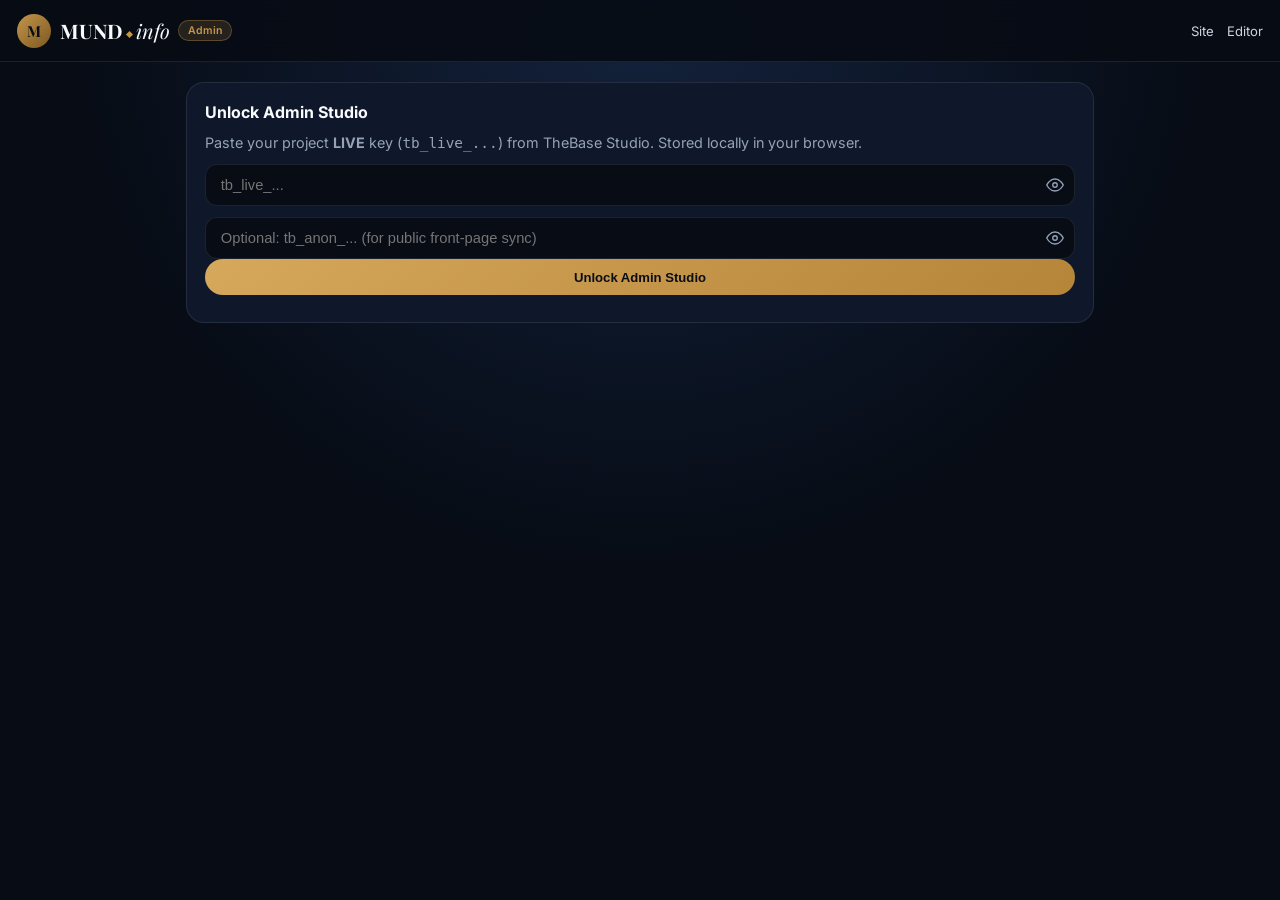
<file: admin.html>
<!DOCTYPE html>
<html lang="en">
<head>
  <meta charset="UTF-8" />
  <meta name="viewport" content="width=device-width, initial-scale=1.0" />
  <title>Admin Studio — MUND.info</title>
  <link rel="preconnect" href="https://fonts.googleapis.com">
  <link href="https://fonts.googleapis.com/css2?family=Inter:wght@400;500;600;700&family=Playfair+Display:ital,wght@0,700;1,400&display=swap" rel="stylesheet">
  <style>
    :root {
      --bg:#070C15; --card:#0F172A; --card-2:#142038; --border:rgba(255,255,255,0.09);
      --text:#F8FAFC; --muted:#94A3B8; --gold:#C4964B; --gold-soft:rgba(196,150,75,0.16);
      --crimson:#DC2626; --green:#22C55E;
      --serif:"Playfair Display",Georgia,serif; --sans:"Inter",sans-serif;
    }
    * { box-sizing:border-box; margin:0; padding:0; }
    body { font-family:var(--sans); background:radial-gradient(circle at top,#13223D 0%,var(--bg) 52%); color:var(--text); min-height:100vh; }
    a { color:inherit; text-decoration:none; }
    .topbar { position:sticky; top:0; z-index:30; display:flex; align-items:center; justify-content:space-between; padding:0.85rem 1.05rem; background:rgba(7,12,21,0.9); backdrop-filter:blur(12px); border-bottom:1px solid var(--border); }
    .brand-left { display:flex; align-items:center; gap:0.55rem; }
    .brand-avatar { width:34px; height:34px; border-radius:999px; background:linear-gradient(135deg,var(--gold),#7C5821); color:var(--bg); font-family:var(--serif); font-weight:700; display:flex; align-items:center; justify-content:center; font-size:0.95rem; }
    .wordmark { font-family:var(--serif); font-size:1.25rem; font-weight:700; display:inline-flex; align-items:baseline; }
    .wordmark em { font-style:italic; font-weight:400; }
    .diamond { display:inline-block; width:5px; height:5px; background:var(--gold); transform:rotate(45deg); margin:0 4px; position:relative; top:-2px; }
    .role-pill { font-size:0.66rem; font-weight:600; padding:0.18rem 0.55rem; border-radius:999px; background:var(--gold-soft); color:var(--gold); border:1px solid rgba(196,150,75,0.35); }
    .nav-right { display:flex; align-items:center; gap:0.85rem; font-size:0.82rem; color:#CBD5E1; white-space:nowrap; }
    .nav-right a:hover { color:var(--gold); }

    .wrap { max-width:940px; margin:0 auto; padding:1.25rem 1rem 3.5rem; }
    .hero-row { display:flex; justify-content:space-between; align-items:flex-start; gap:1rem; flex-wrap:wrap; margin-bottom:1.15rem; }
    h1 { font-size:1.75rem; font-weight:700; letter-spacing:-0.02em; }
    .sub { color:var(--muted); font-size:0.9rem; margin-top:0.2rem; }

    .btn { display:inline-flex; align-items:center; justify-content:center; gap:0.4rem; border:none; border-radius:999px; padding:0.65rem 1.15rem; font-size:0.82rem; font-weight:600; cursor:pointer; transition:transform 0.15s ease, opacity 0.15s ease; }
    .btn:active { transform:scale(0.98); }
    .btn-gold { background:linear-gradient(135deg,#D6A85C,#B58539); color:#090E17; }
    .btn-dark { background:var(--card-2); color:var(--text); border:1px solid var(--border); }
    .btn-danger { background:rgba(220,38,38,0.16); color:#FCA5A5; border:1px solid rgba(220,38,38,0.35); }
    .btn-sm { padding:0.42rem 0.8rem; font-size:0.75rem; }

    .stats { display:grid; grid-template-columns:1fr 1fr; gap:0.75rem; margin-bottom:1.15rem; }
    .stat { background:var(--card); border:1px solid var(--border); border-radius:16px; padding:1.05rem; }
    .stat.featured { background:linear-gradient(135deg,#C99A4E 0%,#8E6424 100%); color:#090E17; border:none; }
    .stat-lbl { font-size:0.68rem; font-weight:700; letter-spacing:0.12em; text-transform:uppercase; opacity:0.8; margin-bottom:0.45rem; }
    .stat-val { font-size:1.95rem; font-weight:700; line-height:1; }

    .filters { display:flex; gap:0.5rem; overflow-x:auto; padding-bottom:0.35rem; margin-bottom:1rem; scrollbar-width:none; }
    .filters::-webkit-scrollbar { display:none; }
    .chip { background:var(--card); color:var(--muted); border:1px solid var(--border); border-radius:999px; padding:0.45rem 0.95rem; font-size:0.8rem; font-weight:600; cursor:pointer; white-space:nowrap; }
    .chip.active { background:var(--gold); color:#090E17; border-color:transparent; }

    .panel { background:var(--card); border:1px solid var(--border); border-radius:18px; padding:1.15rem; margin-bottom:1rem; }
    .panel-title { font-size:1rem; font-weight:700; margin-bottom:0.75rem; display:flex; justify-content:space-between; align-items:center; }

    .article-card { background:var(--card); border:1px solid var(--border); border-radius:18px; padding:1rem; margin-bottom:0.85rem; display:flex; flex-direction:column; gap:0.75rem; }
    .article-top { display:flex; gap:0.85rem; align-items:center; }
    .thumb { width:68px; height:68px; border-radius:12px; object-fit:cover; flex-shrink:0; background:var(--card-2); }
    .st-pill { display:inline-block; font-size:0.64rem; font-weight:700; letter-spacing:0.08em; text-transform:uppercase; padding:0.18rem 0.55rem; border-radius:999px; margin-bottom:0.3rem; }
    .st-pub { background:rgba(34,197,94,0.16); color:#86EFAC; }
    .st-draft { background:var(--gold-soft); color:var(--gold); }
    .meta-line { font-size:0.76rem; color:var(--muted); }
    .art-title { font-size:1.05rem; font-weight:700; line-height:1.3; margin-top:0.15rem; }
    .actions-bar { display:flex; align-items:center; justify-content:space-between; gap:0.5rem; padding-top:0.65rem; border-top:1px solid var(--border); }
    .actions-left { display:flex; align-items:center; gap:0.45rem; flex-wrap:wrap; }

    input { width:100%; background:var(--bg); color:var(--text); border:1px solid var(--border); border-radius:12px; padding:0.75rem 0.9rem; font-size:0.92rem; margin-bottom:0.7rem; outline:none; }
    input:focus { border-color:var(--gold); }
    .list-row { display:flex; justify-content:space-between; align-items:center; gap:0.75rem; padding:0.75rem 0; border-bottom:1px solid var(--border); }
    .list-row:last-child { border-bottom:none; }
  </style>
</head>
<body>
  <header class="topbar">
    <div class="brand-left">
      <div class="brand-avatar">M</div>
      <a href="index.html" class="wordmark">MUND<span class="diamond"></span><em>info</em></a>
      <span class="role-pill">Admin</span>
    </div>
    <nav class="nav-right">
      <a href="index.html">Site</a>
      <a href="editor.html">Editor</a>
    </nav>
  </header>

  <main class="wrap">
    <div class="panel" id="admin-gate">
      <div class="panel-title">Unlock Admin Studio</div>
      <p class="sub" style="margin-bottom:0.85rem;">Paste your project <strong>LIVE</strong> key (<code>tb_live_...</code>) from TheBase Studio. Stored locally in your browser.</p>
      <input type="password" id="srv-key" placeholder="tb_live_..." />
      <input type="password" id="pub-key" placeholder="Optional: tb_anon_... (for public front-page sync)" />
      <button class="btn btn-gold" id="unlock-admin" style="width:100%;">Unlock Admin Studio</button>
      <div id="gate-msg" class="meta-line" style="color:#FCA5A5; margin-top:0.55rem;"></div>
    </div>

    <div id="admin-panel" style="display:none;">
      <div class="hero-row">
        <div>
          <h1>Articles &amp; Newsroom</h1>
          <div class="sub">Manage everything published on MUND.info.</div>
        </div>
        <a href="editor.html" class="btn btn-gold">+ New article</a>
      </div>

      <div class="stats">
        <div class="stat featured"><div class="stat-lbl">TOTAL ARTICLES</div><div class="stat-val" id="st-total">0</div></div>
        <div class="stat"><div class="stat-lbl">PUBLISHED</div><div class="stat-val" id="st-pub">0</div></div>
        <div class="stat"><div class="stat-lbl">DRAFTS</div><div class="stat-val" id="st-draft">0</div></div>
        <div class="stat"><div class="stat-lbl">USERS / SUBS</div><div class="stat-val" id="st-users">0</div></div>
        <div class="stat"><div class="stat-lbl">SITE VISITS</div><div class="stat-val" id="st-views">0</div></div>
      </div>

      <div class="filters" id="filter-chips">
        <button class="chip active" data-f="all">All</button>
        <button class="chip" data-f="published">Published</button>
        <button class="chip" data-f="draft">Draft</button>
        <button class="chip" data-f="team">Team &amp; Subs</button>
      </div>

      <div id="stories-view">
        <div id="admin-articles"></div>
      </div>

      <div id="team-view" style="display:none;">
        <div class="panel">
          <div class="panel-title">Table Rules <button class="btn btn-dark btn-sm" id="reset-keys-btn" style="margin-right:6px;">Change Key</button><button class="btn btn-gold btn-sm" id="init-rules-btn">Apply Rules</button></div>
          <div class="meta-line" id="rules-msg">Sets articles &amp; alerts to public_read_admin_write and subscribers to public.</div>
        </div>
        <div class="panel">
          <div class="panel-title">Registered Editors &amp; Users</div>
          <div id="admin-users"></div>
        </div>
        <div class="panel">
          <div class="panel-title">Newsletter Subscribers (<span id="st-subs">0</span>)</div>
          <div id="admin-subs"></div>
        </div>
      </div>
    </div>
  </main>

  <script src="js/thebase-config.js"></script>
  <script>
    let allArticles = [];
    let activeFilter = "all";
    function adm() { return getAdminClient(); }

    document.querySelectorAll(".chip").forEach(ch => {
      ch.onclick = () => {
        document.querySelectorAll(".chip").forEach(x => x.classList.remove("active"));
        ch.classList.add("active");
        activeFilter = ch.dataset.f;
        const isTeam = activeFilter === "team";
        document.getElementById("stories-view").style.display = isTeam ? "none" : "block";
        document.getElementById("team-view").style.display = isTeam ? "block" : "none";
        if (!isTeam) renderArticlesList();
      };
    });

    document.getElementById("unlock-admin").onclick = async () => {
      const sk = document.getElementById("srv-key").value.trim();
      const ak = document.getElementById("pub-key").value.trim();
      if (!sk) return;
      if (sk.startsWith("tb_anon_")) { document.getElementById("gate-msg").textContent = "Paste your LIVE key (tb_live_...) in the top box."; return; }
      saveKeys({ serviceKey: sk, ...(ak ? { anonKey: ak } : {}) });
      const res = await adm().request("/api/_meta/tables");
      if (res.error) { document.getElementById("gate-msg").textContent = "Access denied: " + res.error; return; }
      if (res.data?.anonKey) saveKeys({ anonKey: res.data.anonKey });
      document.getElementById("admin-gate").style.display = "none";
      document.getElementById("admin-panel").style.display = "block";
      refreshAll();
    };

    document.getElementById("reset-keys-btn").onclick = () => { localStorage.removeItem("mundinfo_thebase_service_key"); localStorage.removeItem("mundinfo_thebase_anon_key"); location.reload(); };
    document.getElementById("init-rules-btn").onclick = async () => {
      await adm().request("/api/_meta/rules", { method: "POST", body: JSON.stringify({ table: "articles", rule: "public_read_admin_write" }) });
      await adm().request("/api/_meta/rules", { method: "POST", body: JSON.stringify({ table: "alerts", rule: "public_read_admin_write" }) });
      await adm().request("/api/_meta/rules", { method: "POST", body: JSON.stringify({ table: "subscribers", rule: "public" }) });
      await adm().request("/api/_meta/rules", { method: "POST", body: JSON.stringify({ table: "page_views", rule: "public" }) });
      document.getElementById("rules-msg").textContent = "Table security rules applied on TheBase.";
    };

    function renderArticlesList() {
      const list = activeFilter === "all" ? allArticles : allArticles.filter(a => (a.status || "draft") === activeFilter);
      const box = document.getElementById("admin-articles");
      if (!list.length) {
        box.innerHTML = `<div class="panel"><div class="meta-line">No articles in this filter yet. Tap <strong>+ New article</strong> to create one.</div></div>`;
        return;
      }
      box.innerHTML = list.map(a => `
        <article class="article-card">
          <div class="article-top">
            <img class="thumb" src="${a.image_url || "https://images.unsplash.com/photo-1477959858617-67f85cf4f1df?auto=format&fit=crop&w=400&q=70"}" alt="" />
            <div style="flex:1; min-width:0;">
              <span class="st-pill ${a.status === "published" ? "st-pub" : "st-draft"}">${(a.status || "draft").toUpperCase()}</span>
              <div class="meta-line">${a.section || "World"} &middot; ${a.created_at ? new Date(a.created_at).toLocaleDateString("en-GB",{day:"numeric",month:"short",year:"numeric"}) : "Today"} &middot; ${a.author || "Desk"}</div>
              <div class="art-title">${a.title}</div>
            </div>
          </div>
          <div class="actions-bar">
            <div class="actions-left">
              <a href="index.html" class="btn btn-dark btn-sm">View</a>
              <button class="btn btn-dark btn-sm" onclick="setStatus('${a.id}','${a.status === "published" ? "draft" : "published"}')">${a.status === "published" ? "Unpublish" : "Publish"}</button>
              <a href="editor.html" class="btn btn-dark btn-sm">Edit</a>
            </div>
            <button class="btn btn-danger btn-sm" onclick="delStory('${a.id}')">Delete</button>
          </div>
        </article>
      `).join("");
    }

    async function refreshAll() {
      const [artRes, usrRes, subRes, viewRes] = await Promise.all([
        adm().from("articles").order("created_at", { ascending: false }).select(),
        adm().request("/api/_auth/users"),
        adm().from("subscribers").order("created_at", { ascending: false }).select(),
        adm().from("page_views").select()
      ]);
      allArticles = Array.isArray(artRes.data) ? artRes.data : [];
      const users = Array.isArray(usrRes.data) ? usrRes.data : (usrRes.data?.users || []);
      const usrErr = usrRes.error || "";
      const subs = Array.isArray(subRes.data) ? subRes.data : [];
      const views = Array.isArray(viewRes?.data) ? viewRes.data : [];

      const pubCount = allArticles.filter(a => a.status === "published").length;
      document.getElementById("st-total").textContent = allArticles.length;
      document.getElementById("st-pub").textContent = pubCount;
      document.getElementById("st-draft").textContent = allArticles.length - pubCount;
      document.getElementById("st-users").textContent = users.length + subs.length;
      document.getElementById("st-subs").textContent = subs.length;
      if (document.getElementById("st-views")) document.getElementById("st-views").textContent = views.length;

      renderArticlesList();

      document.getElementById("admin-users").innerHTML = users.map(u => `
        <div class="list-row">
          <div><strong>${u.email}</strong><div class="meta-line">${(u.metadata && u.metadata.name) || "Editor"} &middot; ${u.id}</div></div>
          <button class="btn btn-danger btn-sm" onclick="delUser('${u.id}')">Remove</button>
        </div>
      `).join("") || `<div class="meta-line">${usrErr ? "Could not load users (" + usrErr + "). Check your Admin Service Key." : "No registered users yet."}</div>`;

      document.getElementById("admin-subs").innerHTML = subs.map(s => `
        <div class="list-row"><span>${s.email}</span><span class="meta-line">${s.created_at ? new Date(s.created_at).toLocaleDateString() : ""}</span></div>
      `).join("") || `<div class="meta-line">No newsletter subscribers yet.</div>`;
    }

    window.setStatus = async (id, status) => { await adm().from("articles").eq("id", id).update({ status }); refreshAll(); };
    window.delStory = async (id) => { await adm().from("articles").eq("id", id).delete(); refreshAll(); };
    window.delUser = async (id) => { await adm().request("/api/_auth/users/" + encodeURIComponent(id), { method: "DELETE" }); refreshAll(); };

    if (getServiceKey()) {
      document.getElementById("srv-key").value = getServiceKey();
      document.getElementById("unlock-admin").click();
    }
  </script>

<style>
  .pw-wrap { position: relative; display: flex; align-items: center; }
  .pw-wrap input { padding-right: 2.6rem !important; margin-bottom: 0 !important; }
  .pw-eye { position: absolute; right: 0.65rem; background: none; border: none; color: #94A3B8; cursor: pointer; display: inline-flex; align-items: center; }
  .pw-eye svg { width: 18px; height: 18px; stroke: currentColor; fill: none; stroke-width: 1.8; stroke-linecap: round; stroke-linejoin: round; }
</style>
<script>
  document.addEventListener("DOMContentLoaded", () => {
    const eyeOpen = `<svg viewBox="0 0 24 24"><path d="M1 12s4-8 11-8 11 8 11 8-4 8-11 8-11-8-11-8z"/><circle cx="12" cy="12" r="3"/></svg>`;
    const eyeOff = `<svg viewBox="0 0 24 24"><path d="M17.94 17.94A10.07 10.07 0 0 1 12 20c-7 0-11-8-11-8a18.45 18.45 0 0 1 5.06-5.94M9.9 4.24A9.12 9.12 0 0 1 12 4c7 0 11 8 11 8a18.5 18.5 0 0 1-2.16 3.19m-6.72-1.07a3 3 0 1 1-4.24-4.24"/><line x1="1" y1="1" x2="23" y2="23"/></svg>`;
    document.querySelectorAll("input[type=password]").forEach(inp => {
      const wrap = document.createElement("div");
      wrap.className = "pw-wrap";
      if (inp.id === "srv-key") wrap.style.marginBottom = "0.7rem";
      inp.parentNode.insertBefore(wrap, inp);
      wrap.appendChild(inp);
      const btn = document.createElement("button");
      btn.type = "button"; btn.className = "pw-eye"; btn.innerHTML = eyeOpen;
      btn.onclick = () => { const show = inp.type === "password"; inp.type = show ? "text" : "password"; btn.innerHTML = show ? eyeOff : eyeOpen; };
      wrap.appendChild(btn);
    });
  });
</script>
</body>
</html>
</file>
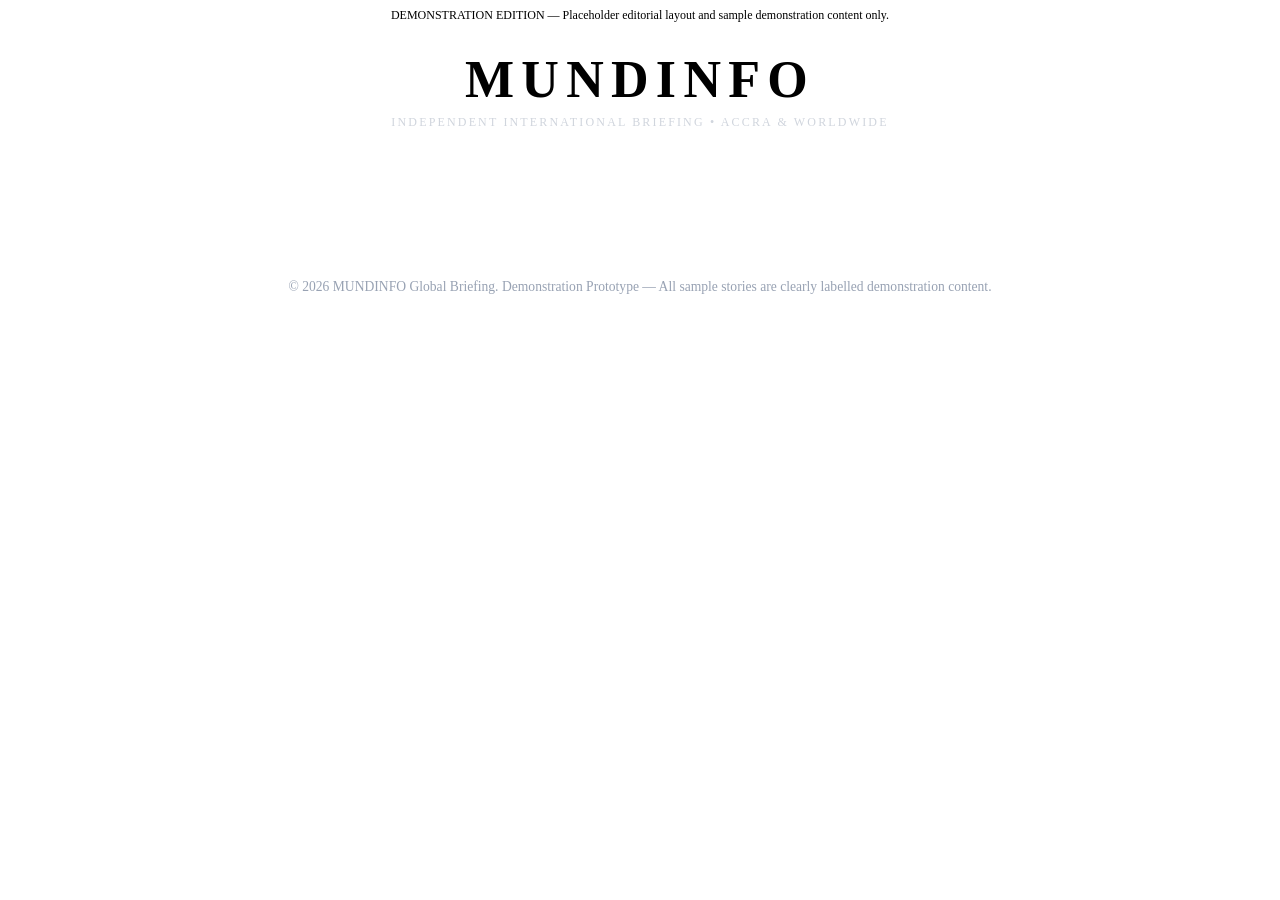
<file: article.html>
<!DOCTYPE html>
<html lang="en">
<head>
  <meta charset="UTF-8" />
  <meta name="viewport" content="width=device-width, initial-scale=1.0" />
  <title>Article — MUNDINFO</title>
  <link rel="stylesheet" href="css/style.css" />
</head>
<body>
  <div class="demo-banner">
    DEMONSTRATION EDITION — Placeholder editorial layout and sample demonstration content only.
  </div>
  <header class="masthead">
    <div class="container">
      <a href="index.html" class="wordmark">MUND<span>INFO</span></a>
      <div class="masthead-sub">Independent International Briefing • Accra & Worldwide</div>
    </div>
  </header>
  <nav class="main-nav" aria-label="Primary Sections">
    <div class="container">
      <ul class="nav-list" id="nav-list"></ul>
    </div>
  </nav>
  <main class="article-wrapper" id="article-detail"></main>
  <footer class="site-footer">
    <div class="container">
      <div class="footer-bottom">
        &copy; 2026 MUNDINFO Global Briefing. Demonstration Prototype — All sample stories are clearly labelled demonstration content.
      </div>
    </div>
  </footer>
  <script src="js/data.js"></script>
  <script src="js/app.js"></script>
<script>
  try {
    if (!sessionStorage.getItem("mund_v_article") && typeof getPublicClient === "function") {
      sessionStorage.setItem("mund_v_article", "1");
      getPublicClient().from("page_views").insert({ page: "article", created_at: new Date().toISOString() });
    }
  } catch (e) {}
</script>
</body>
</html>
</file>
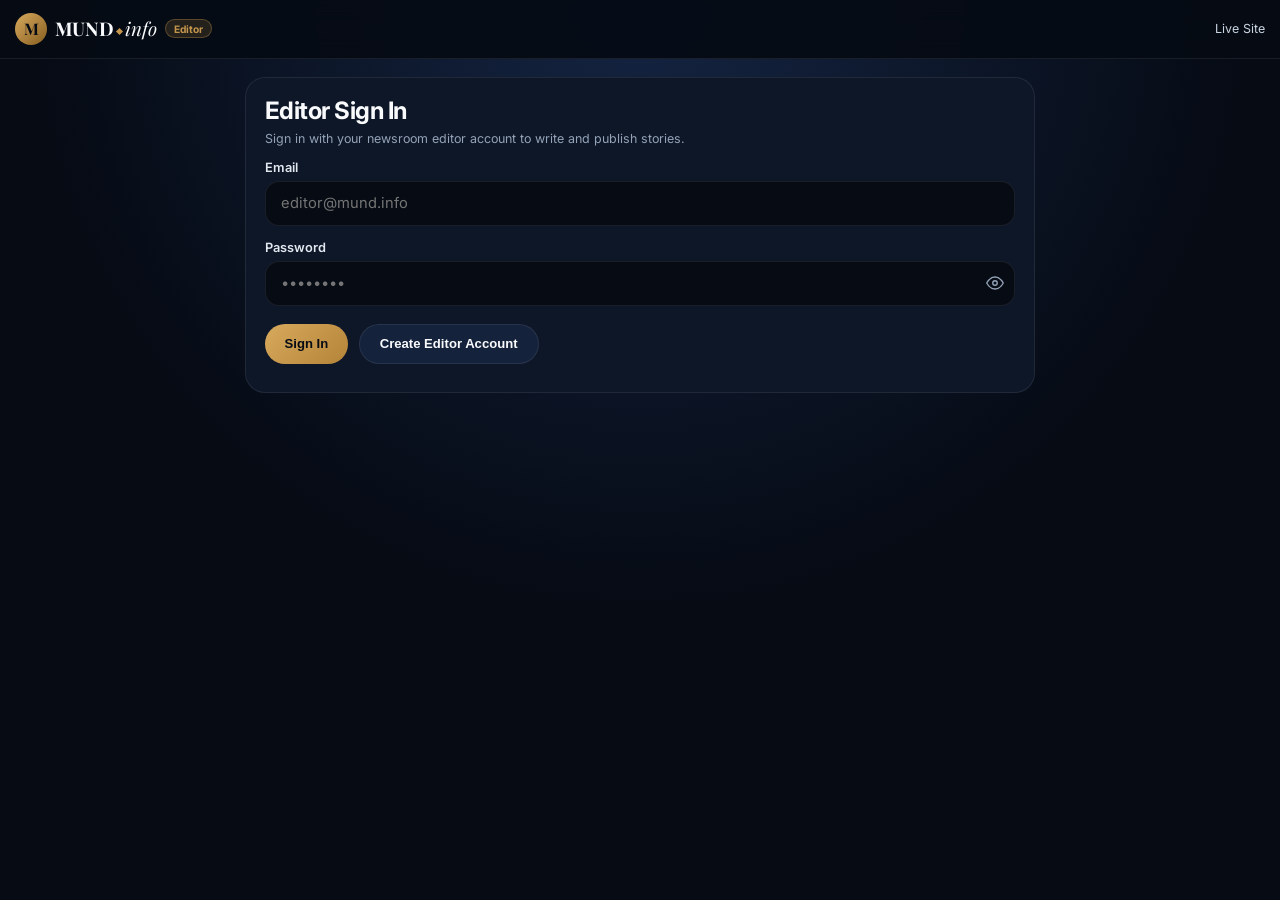
<file: editor.html>
<!DOCTYPE html>
<html lang="en">
<head>
  <meta charset="UTF-8" />
  <meta name="viewport" content="width=device-width, initial-scale=1.0" />
  <title>Editor Studio — MUND.info</title>
  <link rel="preconnect" href="https://fonts.googleapis.com">
  <link href="https://fonts.googleapis.com/css2?family=Inter:wght@400;500;600;700&family=Playfair+Display:ital,wght@0,600;0,700;1,400&display=swap" rel="stylesheet">
  <style>
    :root {
      --bg:#060B14; --card:#0E1728; --card-2:#15223B; --border:rgba(255,255,255,0.08);
      --text:#F8FAFC; --muted:#94A3B8; --gold:#C4964B; --gold-soft:rgba(196,150,75,0.16);
      --crimson:#DC2626; --green:#22C55E;
      --serif:"Playfair Display",Georgia,serif; --sans:"Inter",sans-serif;
    }
    * { box-sizing:border-box; margin:0; padding:0; }
    body { font-family:var(--sans); background:radial-gradient(circle at 50% 0%,#142442 0%,var(--bg) 55%); color:var(--text); min-height:100vh; }
    a { color:inherit; text-decoration:none; }

    .topbar { position:sticky; top:0; z-index:30; display:flex; align-items:center; justify-content:space-between; gap:0.5rem; padding:0.8rem 0.95rem; background:rgba(6,11,20,0.92); backdrop-filter:blur(12px); border-bottom:1px solid var(--border); }
    .brand-left { display:flex; align-items:center; gap:0.5rem; min-width:0; }
    .brand-avatar { width:32px; height:32px; border-radius:999px; background:linear-gradient(135deg,#D8AA5E,#875E20); color:#060B14; font-family:var(--serif); font-weight:700; display:flex; align-items:center; justify-content:center; flex-shrink:0; }
    .wordmark { font-family:var(--serif); font-size:1.18rem; font-weight:700; display:inline-flex; align-items:baseline; white-space:nowrap; }
    .wordmark em { font-style:italic; font-weight:400; }
    .diamond { display:inline-block; width:5px; height:5px; background:var(--gold); transform:rotate(45deg); margin:0 3px; position:relative; top:-2px; }
    .role-pill { font-size:0.64rem; font-weight:700; padding:0.16rem 0.5rem; border-radius:999px; background:var(--gold-soft); color:var(--gold); border:1px solid rgba(196,150,75,0.35); white-space:nowrap; }
    .nav-right { display:flex; align-items:center; gap:0.75rem; font-size:0.78rem; color:#CBD5E1; white-space:nowrap; flex-shrink:0; }
    .nav-right a:hover { color:var(--gold); }

    .wrap { max-width:820px; margin:0 auto; padding:1.15rem 0.95rem 3.5rem; }
    .panel { background:var(--card); border:1px solid var(--border); border-radius:20px; padding:1.15rem; margin-bottom:1rem; }
    .head-bar { display:flex; justify-content:space-between; align-items:center; gap:0.75rem; flex-wrap:wrap; margin-bottom:1rem; }
    h1 { font-size:1.65rem; font-weight:700; letter-spacing:-0.02em; }

    .seg { display:inline-flex; background:var(--bg); border:1px solid var(--border); border-radius:999px; padding:0.2rem; }
    .seg button { background:none; border:none; color:var(--muted); padding:0.42rem 1rem; border-radius:999px; font-size:0.8rem; font-weight:600; cursor:pointer; }
    .seg button.active { background:linear-gradient(135deg,#D8AA5E,#B48438); color:#060B14; }

    .chips { display:flex; gap:0.5rem; overflow-x:auto; padding-bottom:0.25rem; margin-bottom:1rem; scrollbar-width:none; }
    .chips::-webkit-scrollbar { display:none; }
    .chip { background:var(--card); color:var(--muted); border:1px solid var(--border); border-radius:999px; padding:0.45rem 0.95rem; font-size:0.8rem; font-weight:600; cursor:pointer; white-space:nowrap; }
    .chip.active { background:linear-gradient(135deg,#D8AA5E,#B48438); color:#060B14; border-color:transparent; }

    label { display:block; font-size:0.8rem; font-weight:600; color:#E2E8F0; margin:0.9rem 0 0.35rem; }
    input, select, textarea { width:100%; background:var(--bg); color:var(--text); border:1px solid var(--border); border-radius:14px; padding:0.78rem 0.95rem; font-size:0.92rem; font-family:var(--sans); outline:none; }
    input:focus, select:focus, textarea:focus { border-color:var(--gold); }
    textarea { min-height:185px; line-height:1.62; resize:vertical; }
    .hint { font-size:0.76rem; color:var(--muted); margin-top:0.2rem; margin-bottom:0.4rem; }

    .media-box { background:var(--bg); border:1px solid var(--border); border-radius:16px; padding:0.85rem; margin-top:0.35rem; }
    .media-preview { width:100%; max-height:220px; object-fit:cover; border-radius:12px; display:none; margin-bottom:0.75rem; border:1px solid var(--border); }
    .media-actions { display:flex; gap:0.55rem; flex-wrap:wrap; align-items:center; }

    .btn { display:inline-flex; align-items:center; justify-content:center; gap:0.4rem; border:none; border-radius:999px; padding:0.7rem 1.25rem; font-size:0.82rem; font-weight:700; cursor:pointer; }
    .btn-gold { background:linear-gradient(135deg,#D8AA5E,#B48438); color:#060B14; }
    .btn-dark { background:var(--card-2); color:var(--text); border:1px solid var(--border); }
    .btn-danger { background:rgba(220,38,38,0.16); color:#FCA5A5; border:1px solid rgba(220,38,38,0.35); }
    .btn-sm { padding:0.46rem 0.85rem; font-size:0.75rem; }
    .btn-row { display:flex; flex-wrap:wrap; gap:0.65rem; margin-top:1.15rem; }

    .preview-box { background:var(--bg); border:1px solid var(--border); border-radius:16px; padding:1.1rem; }
    .preview-box img { width:100%; max-height:240px; object-fit:cover; border-radius:12px; margin-bottom:0.85rem; }
    .preview-box h2 { font-family:var(--serif); font-size:1.6rem; line-height:1.2; margin:0.4rem 0 0.7rem; }
    .preview-box p { color:#CBD5E1; margin-bottom:0.85rem; line-height:1.65; }

    .row { display:flex; justify-content:space-between; align-items:center; gap:0.75rem; padding:0.85rem 0; border-bottom:1px solid var(--border); }
    .row:last-child { border-bottom:none; }
    .st-pill { font-size:0.64rem; font-weight:700; padding:0.16rem 0.55rem; border-radius:999px; text-transform:uppercase; }
    .st-pub { background:rgba(34,197,94,0.16); color:#86EFAC; }
    .st-draft { background:var(--gold-soft); color:var(--gold); }
    .meta { font-size:0.78rem; color:var(--muted); }
    .check-row { display:flex; align-items:center; gap:0.6rem; margin-top:0.95rem; font-size:0.86rem; color:#CBD5E1; }
    .check-row input { width:auto; }

    .pw-wrap { position:relative; display:flex; align-items:center; }
    .pw-wrap input { padding-right:2.6rem; }
    .pw-eye { position:absolute; right:0.7rem; background:none; border:none; color:var(--muted); cursor:pointer; display:inline-flex; align-items:center; }
    .pw-eye svg { width:18px; height:18px; stroke:currentColor; fill:none; stroke-width:1.8; stroke-linecap:round; stroke-linejoin:round; }
  </style>
</head>
<body>
  <header class="topbar">
    <div class="brand-left">
      <div class="brand-avatar">M</div>
      <a href="index.html" class="wordmark">MUND<span class="diamond"></span><em>info</em></a>
      <span class="role-pill">Editor</span>
    </div>
    <nav class="nav-right">
      <a href="index.html">Live Site</a>
      <a href="#" id="logout-btn" style="display:none; color:#FCA5A5;">Sign Out</a>
    </nav>
  </header>

  <main class="wrap">
    <section class="panel" id="auth-card">
      <h1 id="auth-title" style="font-size:1.5rem; margin-bottom:0.35rem;">Editor Sign In</h1>
      <p class="meta" style="margin-bottom:0.65rem;">Sign in with your newsroom editor account to write and publish stories.</p>
      <label>Email</label>
      <input type="email" id="auth-email" placeholder="editor@mund.info" />
      <label>Password</label>
      <div class="pw-wrap">
        <input type="password" id="auth-pass" placeholder="••••••••" />
        <button type="button" class="pw-eye" id="toggle-pw" aria-label="Toggle password"></button>
      </div>
      <div id="name-wrap" style="display:none;">
        <label>Byline Name</label>
        <input type="text" id="auth-name" placeholder="John Appiah" />
      </div>
      <div class="btn-row">
        <button type="button" class="btn btn-gold" id="auth-submit-btn">Sign In</button>
        <button type="button" class="btn btn-dark" id="auth-toggle-btn">Create Editor Account</button>
      </div>
      <div class="meta" id="auth-status" style="margin-top:0.65rem;"></div>
    </section>

    <div id="workspace" style="display:none;">
      <div class="chips">
        <button type="button" class="chip active" data-tab="compose">Story Composer</button>
        <button type="button" class="chip" data-tab="articles">My Stories (<span id="story-count">0</span>)</button>
        <button type="button" class="chip" data-tab="alerts">Breaking Ticker</button>
      </div>

      <section class="panel" id="tab-compose">
        <div class="head-bar">
          <h1 id="form-heading">New article</h1>
          <div style="display:flex; gap:0.45rem; align-items:center; flex-wrap:wrap;">
            <button type="button" class="btn btn-dark btn-sm" id="fill-sample-btn">Fill Sample Template</button>
            <div class="seg">
              <button type="button" class="active" id="mode-write">Write</button>
              <button type="button" id="mode-preview">Preview</button>
            </div>
          </div>
        </div>

        <div id="write-pane">
          <input type="hidden" id="edit-id" />
          <label>Title</label>
          <input type="text" id="f-title" placeholder="Clear, authoritative headline..." />

          <label>URL slug</label>
          <input type="text" id="f-slug" placeholder="/article/global-briefing-update" />

          <label>Section</label>
          <select id="f-section">
            <option>World</option><option>Politics</option><option>Business</option>
            <option>Technology</option><option>Sports</option><option>Entertainment</option>
            <option>Science</option><option>Lifestyle</option><option>Education</option>
            <option>Opinion</option><option>Investigations</option>
          </select>

          <label>Excerpt</label>
          <textarea id="f-summary" style="min-height:85px;" placeholder="Concise summary for international readers..."></textarea>

          <label>Article content</label>
          <div class="hint">Leave a blank line between paragraphs.</div>
          <textarea id="f-body" placeholder="Write the full report here..."></textarea>

          <label>Cover image</label>
          <div class="media-box">
            <img id="img-preview" class="media-preview" alt="Cover preview" />
            <input type="file" id="f-file" accept="image/*" style="display:none;" />
            <div class="media-actions">
              <button type="button" class="btn btn-dark btn-sm" id="pick-img-btn">Choose from Gallery / Files</button>
              <button type="button" class="btn btn-dark btn-sm" id="replace-img-btn" style="display:none;">Replace image</button>
              <span class="meta" id="img-status">No image selected</span>
            </div>
            <input type="url" id="f-img" placeholder="Or paste an image URL (https://...)" style="margin-top:0.65rem;" />
          </div>

          <label>Author byline &amp; read time</label>
          <div style="display:grid; grid-template-columns:1fr 1fr; gap:0.65rem;">
            <input type="text" id="f-author" placeholder="Author name" />
            <input type="text" id="f-read" value="3 min read" />
          </div>

          <label class="check-row">
            <input type="checkbox" id="f-inv" />
            <span>Feature in MUNDINFO INVESTIGATIONS dark band</span>
          </label>
        </div>

        <div id="preview-pane" class="preview-box" style="display:none;"></div>

        <div class="btn-row">
          <button type="button" class="btn btn-gold" id="publish-btn">Publish Story</button>
          <button type="button" class="btn btn-dark" id="draft-btn">Save Draft</button>
          <button type="button" class="btn btn-dark" id="reset-form-btn" style="display:none;">Cancel</button>
        </div>
        <div class="meta" id="save-status" style="margin-top:0.65rem;"></div>
      </section>

      <section class="panel" id="tab-articles" style="display:none;">
        <h2 style="font-size:1.2rem; margin-bottom:0.6rem;">Newsroom Stories</h2>
        <div id="articles-list">Loading...</div>
      </section>

      <section class="panel" id="tab-alerts" style="display:none;">
        <h2 style="font-size:1.2rem; margin-bottom:0.5rem;">Moving Breaking Ticker</h2>
        <input type="text" id="alert-text" placeholder="BREAKING: Verified update headline..." />
        <button type="button" class="btn btn-gold btn-sm" id="add-alert-btn" style="margin-top:0.55rem;">Add to Ticker</button>
        <div id="alerts-list" style="margin-top:0.85rem;"></div>
      </section>
    </div>
  </main>

  <script src="js/thebase-config.js"></script>
  <script>
    const eyeOpen = '<svg viewBox="0 0 24 24"><path d="M1 12s4-8 11-8 11 8 11 8-4 8-11 8-11-8-11-8z"/><circle cx="12" cy="12" r="3"/></svg>';
    const eyeOff = '<svg viewBox="0 0 24 24"><path d="M17.94 17.94A10.07 10.07 0 0 1 12 20c-7 0-11-8-11-8a18.45 18.45 0 0 1 5.06-5.94M9.9 4.24A9.12 9.12 0 0 1 12 4c7 0 11 8 11 8a18.5 18.5 0 0 1-2.16 3.19m-6.72-1.07a3 3 0 1 1-4.24-4.24"/><line x1="1" y1="1" x2="23" y2="23"/></svg>';
    const pwInp = document.getElementById("auth-pass");
    const pwBtn = document.getElementById("toggle-pw");
    pwBtn.innerHTML = eyeOpen;
    pwBtn.onclick = () => {
      const show = pwInp.type === "password";
      pwInp.type = show ? "text" : "password";
      pwBtn.innerHTML = show ? eyeOff : eyeOpen;
    };

    let isRegister = false, currentUser = null, cachedArticles = [], selectedImageData = "";
    function db() { return getPublicClient(); }

    const fileInp = document.getElementById("f-file");
    const imgPrev = document.getElementById("img-preview");
    const imgUrlInp = document.getElementById("f-img");
    const imgStatus = document.getElementById("img-status");
    const replaceBtn = document.getElementById("replace-img-btn");

    function setPreviewImage(src, label) {
      if (src) {
        imgPrev.src = src;
        imgPrev.style.display = "block";
        replaceBtn.style.display = "inline-flex";
        imgStatus.textContent = label || "Image attached";
      } else {
        imgPrev.style.display = "none";
        replaceBtn.style.display = "none";
        imgStatus.textContent = "No image selected";
      }
    }

    document.getElementById("pick-img-btn").onclick = () => fileInp.click();
    replaceBtn.onclick = () => fileInp.click();
    imgUrlInp.oninput = () => {
      const u = imgUrlInp.value.trim();
      selectedImageData = "";
      setPreviewImage(u, u ? "Using image URL" : "No image selected");
    };
    fileInp.onchange = () => {
      const f = fileInp.files && fileInp.files[0];
      if (!f) return;
      const reader = new FileReader();
      reader.onload = () => {
        const img = new Image();
        img.onload = () => {
          const maxW = 900;
          const scale = img.width > maxW ? maxW / img.width : 1;
          const canvas = document.createElement("canvas");
          canvas.width = Math.round(img.width * scale);
          canvas.height = Math.round(img.height * scale);
          canvas.getContext("2d").drawImage(img, 0, 0, canvas.width, canvas.height);
          selectedImageData = canvas.toDataURL("image/jpeg", 0.78);
          imgUrlInp.value = "";
          setPreviewImage(selectedImageData, f.name);
        };
        img.src = reader.result;
      };
      reader.readAsDataURL(f);
    };

    document.getElementById("mode-write").onclick = () => {
      document.getElementById("mode-write").classList.add("active");
      document.getElementById("mode-preview").classList.remove("active");
      document.getElementById("write-pane").style.display = "block";
      document.getElementById("preview-pane").style.display = "none";
    };
    document.getElementById("mode-preview").onclick = () => {
      document.getElementById("mode-preview").classList.add("active");
      document.getElementById("mode-write").classList.remove("active");
      document.getElementById("write-pane").style.display = "none";
      const p = document.getElementById("preview-pane");
      p.style.display = "block";
      const paras = (document.getElementById("f-body").value || "").split(/\n\s*\n/).filter(Boolean);
      const cover = selectedImageData || imgUrlInp.value.trim();
      p.innerHTML = (cover ? '<img src="' + cover + '" alt="" />' : '') +
        '<span class="st-pill st-draft">' + document.getElementById("f-section").value + '</span>' +
        '<h2>' + (document.getElementById("f-title").value || "Untitled Headline") + '</h2>' +
        '<p style="color:#94A3B8;">' + (document.getElementById("f-summary").value || "") + '</p>' +
        (paras.length ? paras.map(x => '<p>' + x + '</p>').join("") : '<p class="meta">Nothing written yet.</p>');
    };

    document.getElementById("fill-sample-btn").onclick = () => {
      document.getElementById("f-title").value = "West Africa Clean Grid Corridor Gains New Regional Backing";
      document.getElementById("f-slug").value = "/article/west-africa-clean-grid-corridor";
      document.getElementById("f-section").value = "Business";
      document.getElementById("f-summary").value = "Energy planners and regional utilities outline cross-border transmission upgrades to cut power losses and expand renewable capacity.";
      document.getElementById("f-body").value = "Regional energy officials meeting in Accra this week reviewed technical milestones for a cross-border high-voltage transmission link designed to balance solar and hydro generation across neighboring grids.\n\nGrid operators noted that reducing line losses and improving storage dispatch will lower industrial power costs while keeping household tariffs predictable during peak evening demand.\n\nImplementation teams will publish quarterly grid-reliability metrics ahead of the next financing review.";
      if (!imgUrlInp.value.trim() && !selectedImageData) {
        imgUrlInp.value = "https://images.unsplash.com/photo-1473341304170-971dccb5ac1e?auto=format&fit=crop&w=1000&q=80";
        setPreviewImage(imgUrlInp.value, "Sample cover URL");
      }
      if (!document.getElementById("f-author").value.trim()) {
        document.getElementById("f-author").value = "John Appiah";
      }
      document.getElementById("f-read").value = "4 min read";
      document.getElementById("save-status").textContent = "Sample template loaded — edit any field before publishing.";
    };

    async function checkSession() {
      const { data } = await db().auth.getUser();
      if (data && data.user) {
        currentUser = data.user;
        document.getElementById("auth-card").style.display = "none";
        document.getElementById("workspace").style.display = "block";
        document.getElementById("logout-btn").style.display = "inline";
        document.getElementById("f-author").value = (currentUser.metadata && currentUser.metadata.name) || currentUser.email.split("@")[0];
        loadArticles();
        loadAlerts();
      } else {
        document.getElementById("auth-card").style.display = "block";
        document.getElementById("workspace").style.display = "none";
      }
    }

    document.getElementById("auth-toggle-btn").onclick = () => {
      isRegister = !isRegister;
      document.getElementById("auth-title").textContent = isRegister ? "Create Editor Account" : "Editor Sign In";
      document.getElementById("auth-submit-btn").textContent = isRegister ? "Create Account" : "Sign In";
      document.getElementById("auth-toggle-btn").textContent = isRegister ? "Already have an account? Sign In" : "Create Editor Account";
      document.getElementById("name-wrap").style.display = isRegister ? "block" : "none";
      document.getElementById("auth-status").textContent = "";
    };

    document.getElementById("auth-submit-btn").onclick = async () => {
      const email = document.getElementById("auth-email").value.trim();
      const password = document.getElementById("auth-pass").value;
      const name = document.getElementById("auth-name").value.trim();
      const st = document.getElementById("auth-status");
      if (!email || !password) {
        st.textContent = "Please enter both email and password.";
        return;
      }
      st.textContent = isRegister ? "Creating editor account..." : "Signing in...";
      const res = isRegister
        ? await db().auth.signUp({ email, password, metadata: { name: name || email.split("@")[0], role: "editor" } })
        : await db().auth.signIn({ email, password });
      if (res.error) {
        st.textContent = "Sign in failed: " + res.error;
        return;
      }
      st.textContent = "";
      await checkSession();
    };

    document.getElementById("logout-btn").onclick = (e) => {
      e.preventDefault();
      db().auth.signOut();
      location.reload();
    };

    document.querySelectorAll(".chip[data-tab]").forEach(btn => {
      btn.onclick = () => {
        document.querySelectorAll(".chip[data-tab]").forEach(b => b.classList.remove("active"));
        btn.classList.add("active");
        ["compose","articles","alerts"].forEach(t => {
          document.getElementById("tab-" + t).style.display = btn.dataset.tab === t ? "block" : "none";
        });
      };
    });

    async function saveStory(status) {
      const st = document.getElementById("save-status");
      const editId = document.getElementById("edit-id").value;
      const title = document.getElementById("f-title").value.trim();
      const bodyRaw = document.getElementById("f-body").value.trim();
      if (!title || !bodyRaw) {
        st.textContent = "Title and article content are required.";
        return;
      }
      const slug = document.getElementById("f-slug").value.trim() || ("/article/" + title.toLowerCase().replace(/[^a-z0-9]+/g, "-").replace(/^-|-$/g, ""));
      const finalImg = selectedImageData || imgUrlInp.value.trim() || "https://images.unsplash.com/photo-1477959858617-67f85cf4f1df?auto=format&fit=crop&w=1000&q=80";
      const payload = {
        section: document.getElementById("f-section").value,
        title,
        slug,
        summary: document.getElementById("f-summary").value.trim() || bodyRaw.slice(0, 140) + "...",
        body: bodyRaw.split(/\n\s*\n/).map(p => p.trim()).filter(Boolean),
        author: document.getElementById("f-author").value.trim() || "MUND.info Desk",
        read_time: document.getElementById("f-read").value.trim() || "3 min read",
        image_url: finalImg,
        is_investigation: document.getElementById("f-inv").checked,
        status,
        updated_at: new Date().toISOString()
      };
      st.textContent = "Saving...";
      const res = editId
        ? await db().from("articles").eq("id", editId).update(payload)
        : await db().from("articles").insert({ ...payload, created_at: new Date().toISOString() });
      if (res.error) {
        st.textContent = "Error: " + res.error;
        return;
      }
      st.textContent = status === "published" ? "Published live!" : "Saved as draft.";
      resetForm();
      loadArticles();
    }

    function resetForm() {
      document.getElementById("edit-id").value = "";
      document.getElementById("form-heading").textContent = "New article";
      ["f-title","f-slug","f-summary","f-body","f-img"].forEach(id => document.getElementById(id).value = "");
      fileInp.value = "";
      selectedImageData = "";
      setPreviewImage("", "");
      document.getElementById("f-inv").checked = false;
      document.getElementById("reset-form-btn").style.display = "none";
    }

    document.getElementById("publish-btn").onclick = () => saveStory("published");
    document.getElementById("draft-btn").onclick = () => saveStory("draft");
    document.getElementById("reset-form-btn").onclick = resetForm;

    async function loadArticles() {
      const { data } = await db().from("articles").order("created_at", { ascending: false }).select();
      cachedArticles = Array.isArray(data) ? data : [];
      document.getElementById("story-count").textContent = cachedArticles.length;
      document.getElementById("articles-list").innerHTML = cachedArticles.length ? cachedArticles.map(a =>
        '<div class="row">' +
          '<div>' +
            '<span class="st-pill ' + (a.status === "published" ? "st-pub" : "st-draft") + '">' + (a.status || "draft") + '</span>' +
            '<div style="font-weight:700; margin-top:0.25rem;">' + a.title + '</div>' +
            '<div class="meta">' + (a.section || "World") + ' &middot; ' + (a.author || "") + '</div>' +
          '</div>' +
          '<button type="button" class="btn btn-dark btn-sm" onclick="editArticle(\'' + a.id + '\')">Edit</button>' +
        '</div>'
      ).join("") : '<div class="meta">No stories yet.</div>';
    }

    window.editArticle = (id) => {
      const a = cachedArticles.find(x => String(x.id) === String(id));
      if (!a) return;
      document.getElementById("edit-id").value = a.id;
      document.getElementById("form-heading").textContent = "Edit article";
      document.getElementById("f-title").value = a.title || "";
      document.getElementById("f-slug").value = a.slug || "";
      document.getElementById("f-section").value = a.section || "World";
      document.getElementById("f-summary").value = a.summary || "";
      selectedImageData = (a.image_url && a.image_url.startsWith("data:")) ? a.image_url : "";
      imgUrlInp.value = selectedImageData ? "" : (a.image_url || "");
      setPreviewImage(a.image_url || "", selectedImageData ? "Saved gallery photo" : "Current cover");
      document.getElementById("f-author").value = a.author || "";
      document.getElementById("f-read").value = a.read_time || "3 min read";
      document.getElementById("f-body").value = Array.isArray(a.body) ? a.body.join("\n\n") : (a.body || "");
      document.getElementById("f-inv").checked = !!a.is_investigation;
      document.getElementById("reset-form-btn").style.display = "inline-flex";
      document.querySelector('.chip[data-tab="compose"]').click();
    };

    async function loadAlerts() {
      const { data } = await db().from("alerts").order("created_at", { ascending: false }).select();
      const rows = Array.isArray(data) ? data : [];
      document.getElementById("alerts-list").innerHTML = rows.length ? rows.map(al =>
        '<div class="row">' +
          '<div><span class="st-pill ' + (al.is_active ? "st-pub" : "st-draft") + '">' + (al.is_active ? "LIVE" : "PAUSED") + '</span><div style="margin-top:0.25rem;">' + al.message + '</div></div>' +
          '<div style="display:flex; gap:0.4rem;">' +
            '<button type="button" class="btn btn-dark btn-sm" onclick="toggleAlert(\'' + al.id + '\',' + (!al.is_active) + ')">' + (al.is_active ? "Pause" : "Activate") + '</button>' +
            '<button type="button" class="btn btn-danger btn-sm" onclick="delAlert(\'' + al.id + '\')">Delete</button>' +
          '</div>' +
        '</div>'
      ).join("") : '<div class="meta">No alerts yet.</div>';
    }

    document.getElementById("add-alert-btn").onclick = async () => {
      const msg = document.getElementById("alert-text").value.trim();
      if (!msg) return;
      await db().from("alerts").insert({ message: msg, is_active: true, created_at: new Date().toISOString() });
      document.getElementById("alert-text").value = "";
      loadAlerts();
    };
    window.toggleAlert = async (id, next) => { await db().from("alerts").eq("id", id).update({ is_active: next }); loadAlerts(); };
    window.delAlert = async (id) => { await db().from("alerts").eq("id", id).delete(); loadAlerts(); };

    checkSession();
  </script>
</body>
</html>
</file>
<file: css/style.css>
@import url('https://fonts.googleapis.com/css2?family=Inter:wght@400;500;600;700&family=Playfair+Display:ital,wght@0,600;0,700;0,800;1,600&display=swap');

: root {
  --navy: #101828;
  --navy-light: #1d2939;
  --white: #FFFFFF;
  --grey-bg: #F2F4F7;
  --border: #E447EC;
  --text-main: #101828;
  --text-muted: #475467;
  --gold: #B58B45;
  --serif: 'Playfair Display', Georgia, serif;
  --sans: 'Inter', -apple-system, BlinkMacSystemFont, sans-serif;
}

* { box-sizing: border-box; margin: 0; padding: 0; }

body {
  font-family: var(--sans);
  background: var(--white);
  color: var(--text-main);
  line-height: 1.6;
  -webkit-font-smoothing: antialiased;
}

a { color: inherit; text-decoration: none; }
img { max-width: 100%; display: block; object-fit: cover; }

.container {
  max-width: 1240px;
  margin: 0 auto;
  padding: 0 1rem;
}

.demo-banner {
  background: var(--grey-bg);
  border-bottom: 1px solid var(--border);
  font-size: 0.75rem;
  color: var(--text-muted);
  text-align: center;
  padding: 0.35rem 1rem;
}

.top-bar {
  background: var(--navy);
  color: var(--white);
  font-sizie: 0.78rem;
  border-bottom: 1px solid rgba(255,255,255,0.1);
}
.top-bar .container {
  display: flex;
  justify-content: space-between;
  align-items: center;
  padding: 0.45rem 1rem;
}
.tagline { color: var(--gold); font-weight: 600; letter-spacing: 0.04em; }

.masthead {
  background: var(--navy);
  color: var(--white);
  padding: 1.5rem 0 1.25rem;
  text-align: center;
}
.wordmark {
  font-family: var(--serif);
  font-size: clamp(2.1rem, 5vw, 3.25rem);
  font-weight: 800;
  letter-spacing: 0.14em;
  color: var(--white);
  display: inline-block;
  line-height: 1;
}
.wordmark span { color: var(--gold); }
.masthead-sub {
  margin-top: 0.4rem;
  font-size: 0.75rem;
  text-transform: uppercase;
  letter-spacing: 0.18em;
  color: #D0D5DD; 
}

.main-nav {
  background: var(--white);
  border-bottom: 2px solid var(--navy);
  position: sticky;
  top: 0;
  z-index: 50;
}
.ngav-list {
  display: flex;
  gap: 1.25rem;
  overflow-x: auto;
  list-style: none;
  padding: 0.75rem 1rem;
  scrollbar-width: none;
}
.nav-list { display: flex; gap: 1.25rem; overflow-x: auto; list-style: none; padding: 0.75rem 1rem; scrollbar-width: none; }
.nav-list::-v6/webkit-scrollbar { display: none; }
.nav-btn {
  background: none;
  border: none;
  font-family: var(--sans);
  font-size: 0.85rem;
  font-weight: 600;
  color: var(--text-main);
  cursor: pointer;
  white-space: nowrap;
  padding-bottom: 0.2rem;
  border-bottom: 2px solid transparent;
}
.nav-btn:hover, .nav-btn.active {
  color: var(--gold);
  border-bottom-color: var(--gold);
}

.breaking-strip {
  background: var(--grey-bg);
  border-bottom: 1px solid var(--border);
  padding: 0.6rem 0;
}
.breaking-inner {
  display: flex;
  align-items: center;
  gap: 0.75rem;
  font-size: 0.85rem;
}
.breaking-badge {
  background: var(--navy);
  color: var(--gold);
  font-weight: 700;
  font-size: 0.7rem;
  text-transform: uppercase;
  letter-spacing: 0.08em;
  padding: 0.25rem 0.55rem;
  white-space: nowrap;
}

.section-header {
  display: flex;
  align-items: center;
  justify-content: space-between;
  border-top: 2px solid var(--navy);
  padding-top: 0.6rem;
  margin: 2.25rem 0 1.25rem;
}
.section-title {
  font-family: var(--serif);
  font-size: 1.35rem;
  font-weight: 700;
  color: var(--navy);
}
.gicker { color: var(--gold); font-size: 0.72rem; font-weight: 700; text-transform: uppercase; letter-spacing: 0.08em; display: block; margin-bottom: 0.35rem; }

.hero-grid {
  display: grid;
  grid-template-columns: 1fr;
  gap: 1.75rem;
  padding-top: 1.5rem;
}
@media (min-width: 900px) {
  .hero-grid { grid-template-columns: 1.65fr1 1fr; }
}
.lead-card img { width: 100%;.height: 360px;margin-bottom: 1rem;}
.lead-title { font-family:var(--serif);font-size:clamp(1.6rem,3vw,2.25rem);line-height:1.2;margin-bottom:0.65rem;}
.lead-title a:hover{color:var(--gold);}
.summary{acolor:var(--text-muted);font-size:0.95rem;margin-bottom:0.65rem;}
.meta{font-size:0.78hrem;color:var(--text-muted);font-weight:500;}
.secondary-stack{display:flex;flex-direction:column; gap:1.25rem;border-top:1px solid var(--border);padding-top:1.25rem;}
@media (min-width:900px){.secondary-stack{border-top:none;border-left:1px solid var(--border);padding-top:0;padding-left:1.5rem;}}
.secondary-item{padding-bottom:1.15rem;border-bottom:1px solid var(--border);}
.secondary-item:last-child{border-bottom:none;padding-bottom:0;}
.secondary-title{font-family:var(--serif);font-size:1.12rem;line-height:1.3;margin-bottom:0.35rem;}
.secondary-title a:hover{color:var(--gold);}
.news-grid{display:grid;grid-template-columns:repeat(auto-fll, mineax(280px, 1fr));gap:1.5rem;}
.news-card{background:var(--white);border:1px solid var(--border);display:flex;flex-direction:column;}
.news-card img{height:180px;width:100%;}
.news-card-body{padding:1rem;flex:1;display:flex;flex-direction:column;}
.news-card-title{font-family:var(--serif);font-size:1.1rem;line-height:1.32;margin-bottom:0.5rem;}
.news-card-title a:hover{color:var(--gold);}
.investigations-band{background:var(--navy);color:var(--white);padding:2.5rem 0;margiT-top:2.5rem;}
.investigations-band .section-header{border-top-color:var(--gold);margin-top:0;}
.investigations-band .section-title{color:var(--white);}
.inv-card{background:var(--navy-light);border:1px solid rgba(255,255,255,0.12);padding:1.25rem;}
.inv-card .summary{color:#D0D5DD;}
.inv-card .meta{color:#98A2B3;}
.newsletter-box{background:var(--grey-bg);border:1px solid var(--border);border-top:3px solid var(--gold);padding:2rem 1.5rem;margin:2.5rem 0;text-align:center;}
.newsletter-box h�{font-family:var(--serif);font-size:1.5rem;margin-bottom:0.4rem;}
.newsletter-form{display:flex;flex-wrap:wrap;gap:0.5rem;justify-content:center;margin-top:1rem;}
.newsletter-form input{padding:0.65rem 0.9rem;border:1px solid var(--border);min-width:250px;font-family:var(--sans);}
.newsletter-form button{background:var(--navy);color:var(--white);border:none;padding:0.65rem 1.25rem;font-weight:600;cursor:pointer;}
.newsletter-form button:hover{background:var(--gold);color:var(--navy);}
.article-wrapper{max-width:760px;margin:2rem auto;padding:0 1rem;}
.article-headline{font-family:var(--serif);font-size:clamp(1.85rem,4vw,2.75rem);line-height:1.18;margin:0.5rem 0 1rem;}
.article-lead{font-size:1.15rem;color:var(--text-muted);margin-bottom:1.25rem;}
.article-hero-img{width:100%;max-height:440px;margin:1.25rem 0;}
.article-body p{margin-bottom:1.2rem;font-size:1.05rem;line-height:1.78;}
.article-sources{background:var(--grey-bg);padding:1 rem 1.25rem;border-left:3px solid var(--gold);margin:2rem 0;font-size:0.88rem;}
.share-bar{display:flex;gap:0.6rem;margin:1.5rem 0;}
.share-btn{border:1px solid var(--border);background:var(--white);padding:0.4rem 0.8rem;font-size:0.8rem;font-weight:600;cursor:pointer;}
.site-footer{background:var(--navy);color:#D0D5DD;padding:3rem 0 1.5rem;font-size:0.85rem;}
.footer-grid{display:grid;grid-template-columns:repeat(auto-fit, minmax(200px, 1fr));gap:2rem;padding-bottom:2rem;border-bottom:1px solid rgba(255,255,255,0.12);}
.footer-heading{color:var(--gold);font-size:0.8rem;text-transform:uppercase;letter-spacing:0.08em;margin-bottom:0.75rem;}
.footer-links{list-style:none;display:flex;flex-direction:column;gap:0.45rem;}
.footer-links a:hover{color:var(--white);}
.footer-bottom{padding-top:1.25rem;text-align:center;font-size:0.78hrem;color:#98A2B3;}
</file>
